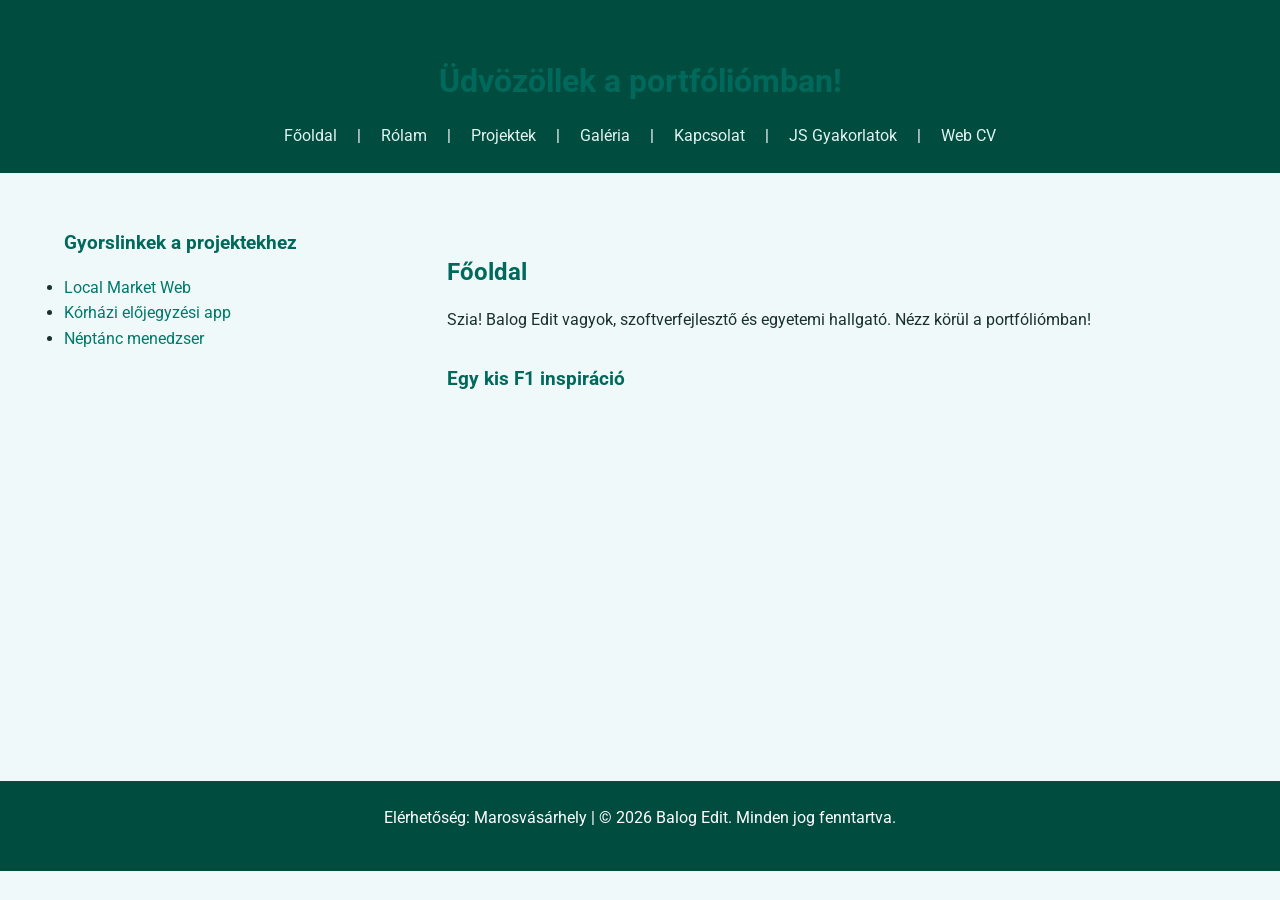
<file: index.html>
<!doctype html>
<html lang="hu">
  <head>
    <meta name="viewport" content="width=device-width, initial-scale=1.0" />
    <title>Balog Edit - Portfólió</title>

    <link
      href="https://fonts.googleapis.com/css2?family=Roboto:wght@300;400;700&display=swap"
      rel="stylesheet"
    />

    <link rel="stylesheet" href="base.css" />
    <link rel="stylesheet" href="components.css" />

    <style>
      .highlight {
        background-color: #e0f2f1;
        font-weight: bold;
        padding: 0 4px;
        border-radius: 4px;
      }
      .warning-text {
        color: #004d40;
        font-style: italic;
      }
    </style>
  </head>
  <body>
    <header>
      <h1>Üdvözöllek a portfóliómban!</h1>
      <nav>
        <a href="index.html">Főoldal</a> | <a href="rolam.html">Rólam</a> |
        <a href="projektek.html">Projektek</a> | <a href="galeria.html">Galéria</a> |
        <a href="kapcsolat.html">Kapcsolat</a> | <a href="js-gyakorlatok.html">JS Gyakorlatok</a> |
        <a href="portfolio.html">Web CV</a>
      </nav>
    </header>

    <div class="layout-container">
      <aside>
        <h3>Gyorslinkek a projektekhez</h3>
        <ul>
          <li><a href="projektek.html#local-market">Local Market Web</a></li>
          <li>
            <a href="projektek.html#korhazi-app">Kórházi előjegyzési app</a>
          </li>
          <li><a href="projektek.html#neptanc">Néptánc menedzser</a></li>
        </ul>
      </aside>

      <main>
        <h2>Főoldal</h2>
        <p>
          Szia! Balog Edit vagyok, szoftverfejlesztő és egyetemi hallgató. Nézz körül a
          portfóliómban!
        </p>

        <h3>Egy kis F1 inspiráció</h3>
        <!-- Egy Lando Norris / McLaren videó beágyazása -->
        <iframe
          width="560"
          height="315"
          src="https://www.youtube.com/embed/8v_JzGj7k1w"
          title="YouTube video"
          frameborder="0"
          allowfullscreen
        ></iframe>
      </main>
    </div>

    <footer>
      <p>Elérhetőség: Marosvásárhely | &copy; 2026 Balog Edit. Minden jog fenntartva.</p>
    </footer>
  </body>
</html>
</file>
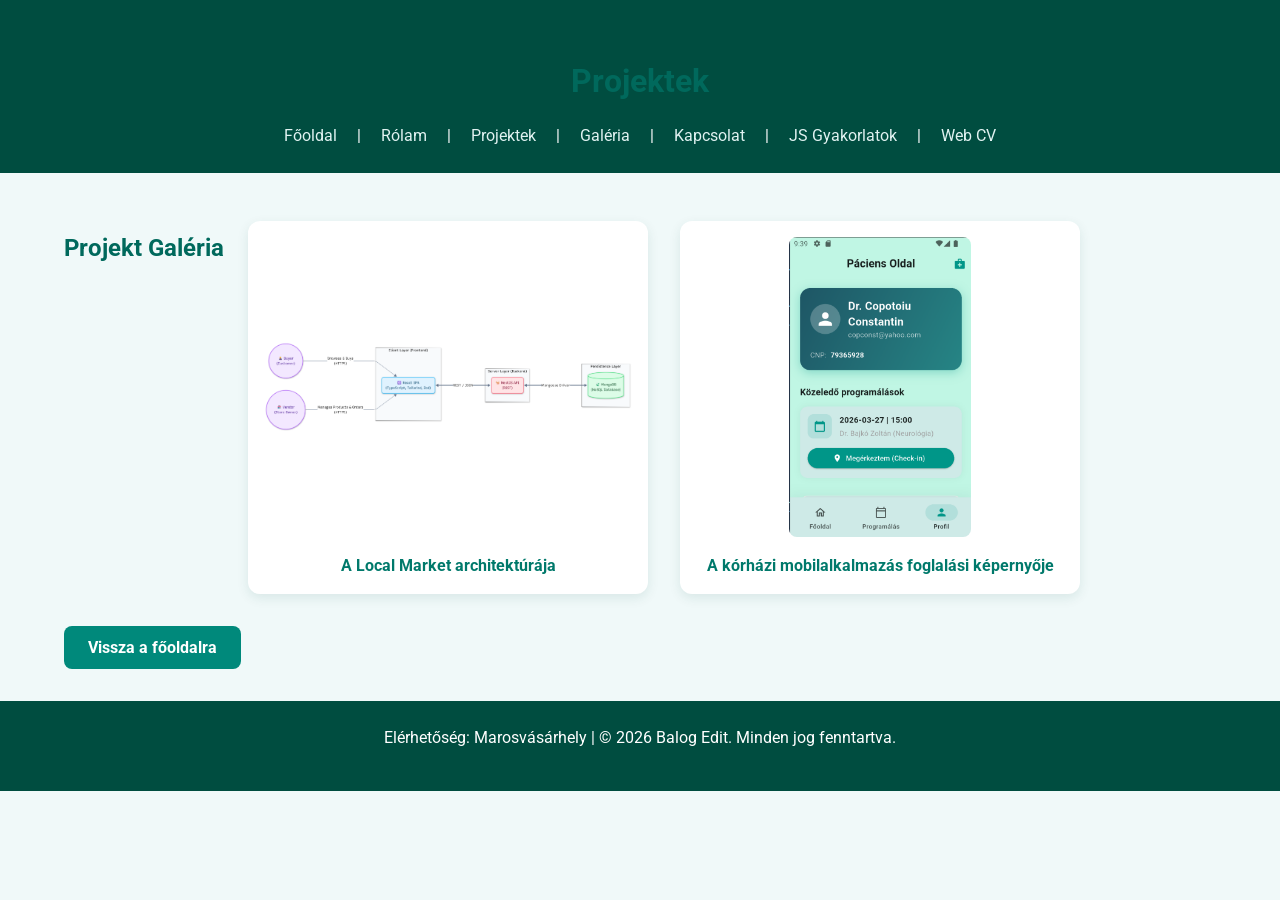
<file: galeria.html>
<!doctype html>
<html lang="hu">
  <head>
    <title>Projekt Galeria - Balog Edit</title>

    <link
      href="https://fonts.googleapis.com/css2?family=Roboto:wght@300;400;700&display=swap"
      rel="stylesheet"
    />
    <link rel="stylesheet" href="base.css" />
    <link rel="stylesheet" href="components.css" />
  </head>
  <body>
    <header>
      <h1>Projektek</h1>
      <nav>
        <a href="index.html">Főoldal</a> | <a href="rolam.html">Rólam</a> |
        <a href="projektek.html">Projektek</a> | <a href="galeria.html">Galéria</a> |
        <a href="kapcsolat.html">Kapcsolat</a> | <a href="js-gyakorlatok.html">JS Gyakorlatok</a> |
        <a href="portfolio.html">Web CV</a>
      </nav>
    </header>

    <main class="layout-container">
      <h2>Projekt Galéria</h2>
      <div class="gallery">
        <figure>
          <img src="local_market_architecture.png" alt="Local Market felület" width="800" />
          <figcaption>A Local Market architektúrája</figcaption>
        </figure>
        <figure>
          <img src="korhaz-app.png" alt="Kórházi app wireframe" height="500" />
          <figcaption>A kórházi mobilalkalmazás foglalási képernyője</figcaption>
        </figure>
      </div>
      <a href="index.html"><button class="btn">Vissza a főoldalra</button></a>
    </main>

    <footer>
      <p>Elérhetőség: Marosvásárhely | &copy; 2026 Balog Edit. Minden jog fenntartva.</p>
    </footer>
  </body>
</html>
</file>
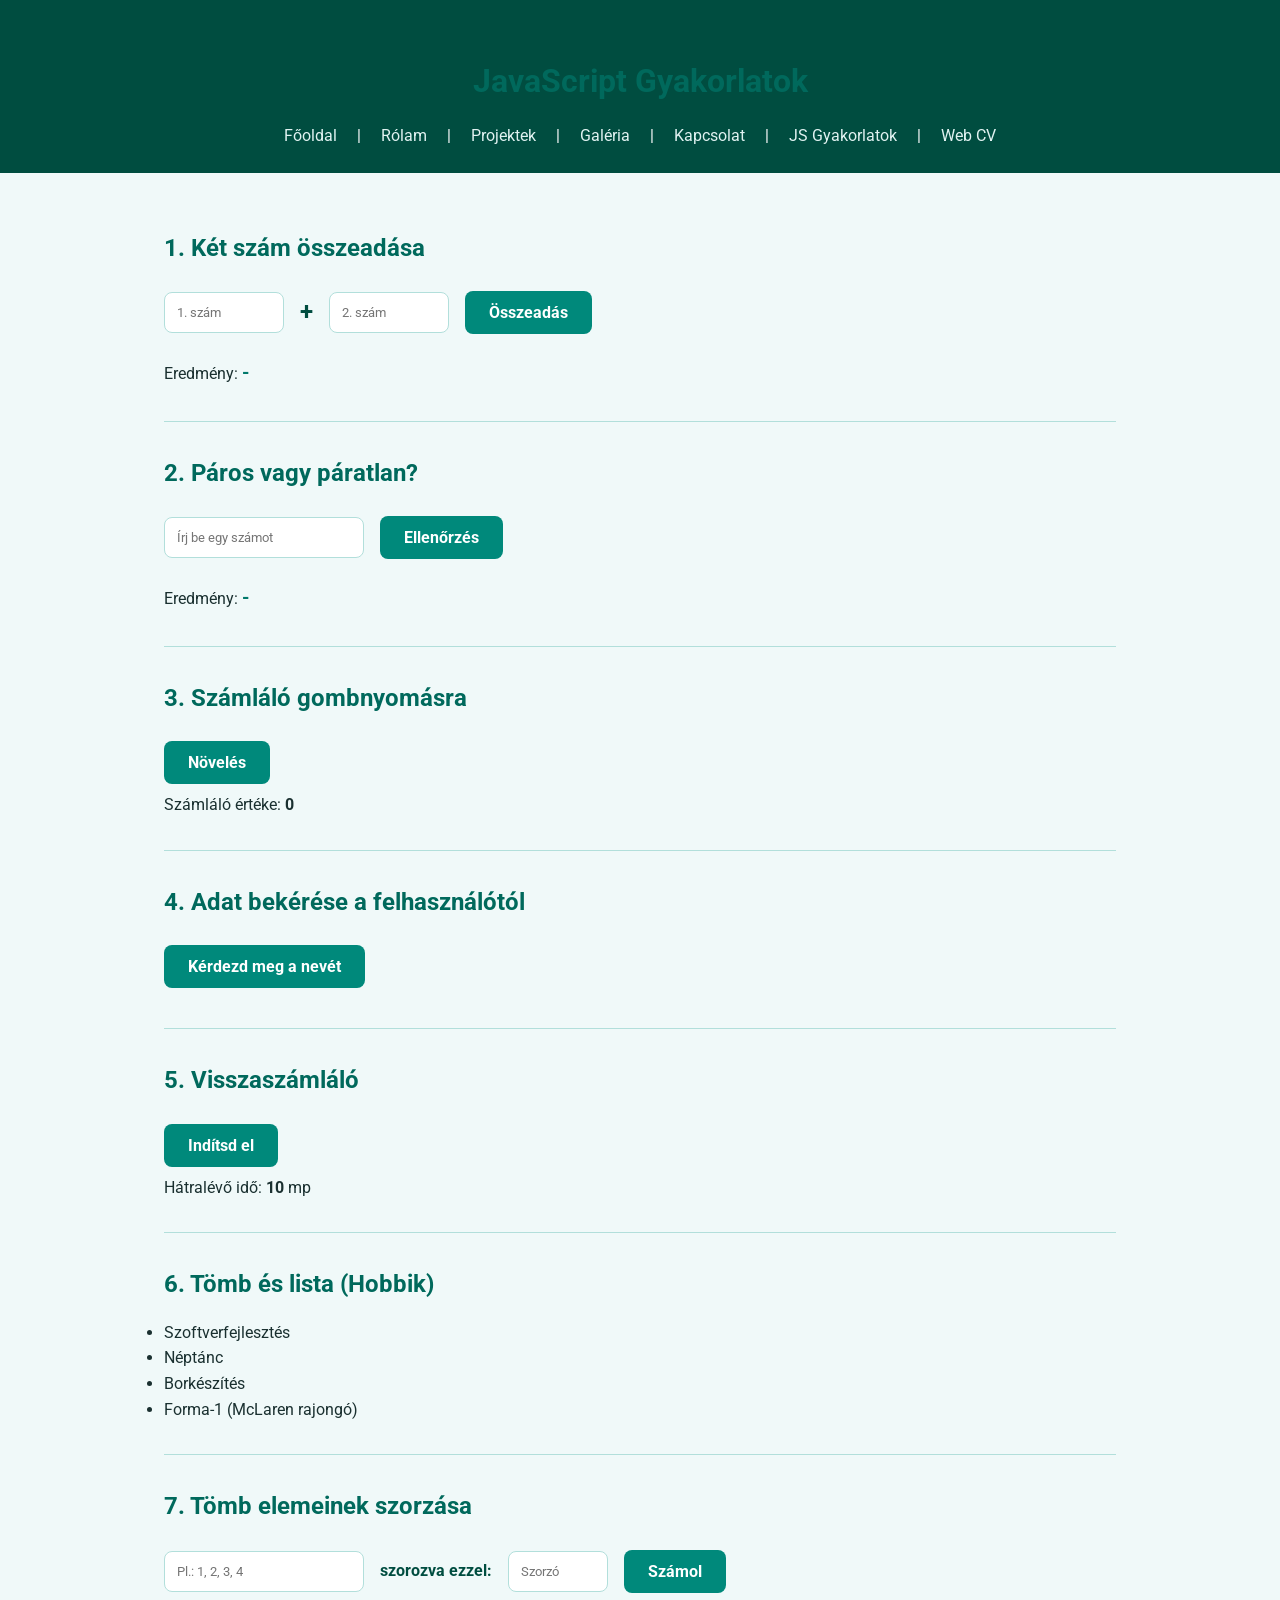
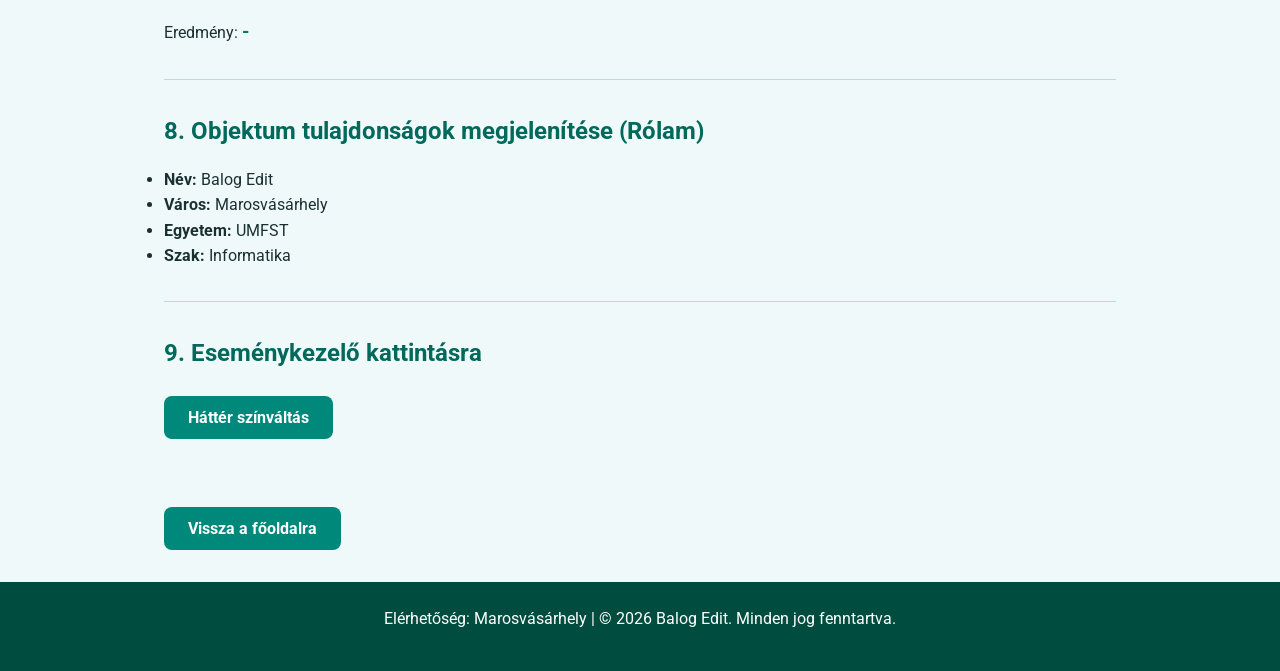
<file: js-gyakorlatok.html>
<!doctype html>
<html lang="hu">
  <head>
    <meta name="viewport" content="width=device-width, initial-scale=1.0" />
    <title>JS Gyakorlatok - Balog Edit</title>
    <link
      href="https://fonts.googleapis.com/css2?family=Roboto:wght@300;400;700&display=swap"
      rel="stylesheet"
    />
    <link rel="stylesheet" href="base.css" />
    <link rel="stylesheet" href="components.css" />
  </head>
  <body>
    <header>
      <h1>JavaScript Gyakorlatok</h1>
      <nav>
        <a href="index.html">Főoldal</a> | <a href="rolam.html">Rólam</a> |
        <a href="projektek.html">Projektek</a> | <a href="galeria.html">Galéria</a> |
        <a href="kapcsolat.html">Kapcsolat</a> | <a href="js-gyakorlatok.html">JS Gyakorlatok</a> |
        <a href="portfolio.html">Web CV</a>
      </nav>
    </header>

    <main>
      <h2>1. Két szám összeadása</h2>
      <div
        style="display: flex; gap: 16px; align-items: center; flex-wrap: wrap; margin-bottom: 16px"
      >
        <input type="number" id="num1" placeholder="1. szám" style="width: 120px; margin: 0" />
        <span style="font-size: 24px; font-weight: bold; color: #004d40">+</span>
        <input type="number" id="num2" placeholder="2. szám" style="width: 120px; margin: 0" />
        <button class="btn" onclick="calculateSum()">Összeadás</button>
      </div>
      <p>Eredmény: <strong id="sumResult" style="color: #00796b; font-size: 1.2rem">-</strong></p>

      <hr style="margin: 32px 0; border: 0; border-top: 1px solid #b2dfdb" />

      <h2>2. Páros vagy páratlan?</h2>
      <div
        style="display: flex; gap: 16px; align-items: center; flex-wrap: wrap; margin-bottom: 16px"
      >
        <input
          type="number"
          id="evenOddInput"
          placeholder="Írj be egy számot"
          style="width: 200px; margin: 0"
        />
        <button class="btn" onclick="checkEvenOdd()">Ellenőrzés</button>
      </div>
      <p>
        Eredmény: <strong id="evenOddResult" style="color: #00796b; font-size: 1.2rem">-</strong>
      </p>

      <hr style="margin: 32px 0; border: 0; border-top: 1px solid #b2dfdb" />

      <h2>3. Számláló gombnyomásra</h2>
      <button class="btn" onclick="incrementCounter()">Növelés</button>
      <p>Számláló értéke: <strong id="counter">0</strong></p>

      <hr style="margin: 32px 0; border: 0; border-top: 1px solid #b2dfdb" />

      <h2>4. Adat bekérése a felhasználótól</h2>
      <button class="btn" onclick="askName()">Kérdezd meg a nevét</button>
      <p id="name" style="margin-top: 16px; font-weight: bold; color: #00796b"></p>

      <hr style="margin: 32px 0; border: 0; border-top: 1px solid #b2dfdb" />

      <h2>5. Visszaszámláló</h2>
      <button class="btn" onclick="startCountdown()">Indítsd el</button>
      <p>Hátralévő idő: <strong id="countdown">10</strong> mp</p>

      <hr style="margin: 32px 0; border: 0; border-top: 1px solid #b2dfdb" />

      <h2>6. Tömb és lista (Hobbik)</h2>
      <ul class="custom-list" id="hobbyList"></ul>

      <hr style="margin: 32px 0; border: 0; border-top: 1px solid #b2dfdb" />

      <h2>7. Tömb elemeinek szorzása</h2>
      <div
        style="display: flex; gap: 16px; align-items: center; flex-wrap: wrap; margin-bottom: 16px"
      >
        <input
          type="text"
          id="arrayInput"
          placeholder="Pl.: 1, 2, 3, 4"
          style="width: 200px; margin: 0"
        />
        <span style="font-weight: bold; color: #004d40">szorozva ezzel:</span>
        <input
          type="number"
          id="multiplierInput"
          placeholder="Szorzó"
          style="width: 100px; margin: 0"
        />
        <button class="btn" onclick="multiplyArrayOnScreen()">Számol</button>
      </div>
      <p>Eredmény: <strong id="arrayResult" style="color: #00796b; font-size: 1.2rem">-</strong></p>

      <hr style="margin: 32px 0; border: 0; border-top: 1px solid #b2dfdb" />

      <h2>8. Objektum tulajdonságok megjelenítése (Rólam)</h2>
      <ul class="custom-list" id="personInfo"></ul>

      <hr style="margin: 32px 0; border: 0; border-top: 1px solid #b2dfdb" />

      <h2>9. Eseménykezelő kattintásra</h2>
      <button class="btn" onclick="changeBg()">Háttér színváltás</button>

      <br /><br /><br />
      <a href="index.html"><button class="btn">Vissza a főoldalra</button></a>
    </main>

    <footer>
      <p>Elérhetőség: Marosvásárhely | &copy; 2026 Balog Edit. Minden jog fenntartva.</p>
    </footer>

    <!-- A JS fájl becsatolása a DOM betöltődése után -->
    <script src="script.js"></script>
  </body>
</html>
</file>
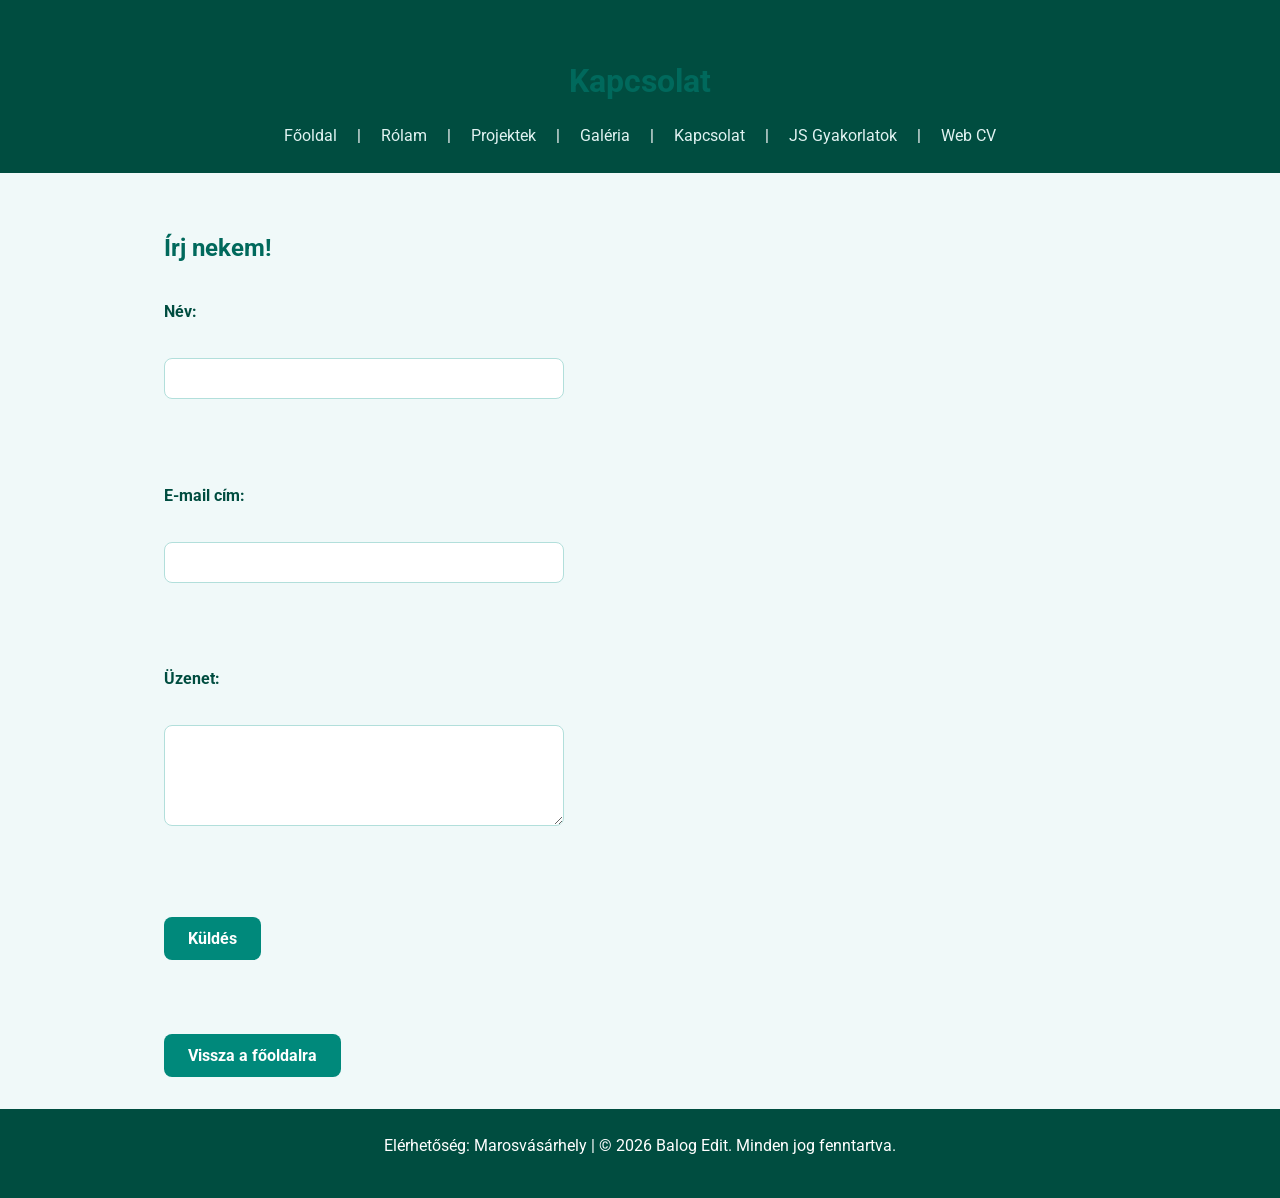
<file: kapcsolat.html>
<!doctype html>
<html lang="hu">
  <head>
    <title>Kapcsolat - Balog Edit</title>

    <link
      href="https://fonts.googleapis.com/css2?family=Roboto:wght@300;400;700&display=swap"
      rel="stylesheet"
    />
    <link rel="stylesheet" href="base.css" />
    <link rel="stylesheet" href="components.css" />
  </head>
  <body>
    <header>
      <h1>Kapcsolat</h1>
      <nav>
        <a href="index.html">Főoldal</a> | <a href="rolam.html">Rólam</a> |
        <a href="projektek.html">Projektek</a> | <a href="galeria.html">Galéria</a> |
        <a href="kapcsolat.html">Kapcsolat</a> | <a href="js-gyakorlatok.html">JS Gyakorlatok</a> |
        <a href="portfolio.html">Web CV</a>
      </nav>
    </header>

    <main>
      <h2>Írj nekem!</h2>

      <form action="#" method="POST" class="contact-form">
        <label for="nev">Név:</label><br />
        <input type="text" id="nev" name="nev" required /><br /><br />

        <label for="email">E-mail cím:</label><br />
        <input type="email" id="email" name="email" required /><br /><br />

        <label for="uzenet">Üzenet:</label><br />
        <textarea id="uzenet" name="uzenet" rows="5" required></textarea><br /><br />

        <button type="submit" class="btn">Küldés</button>
      </form>

      <br />
      <div style="margin-top: 32px">
        <a href="index.html"><button class="btn">Vissza a főoldalra</button></a>
      </div>
    </main>

    <footer>
      <p>Elérhetőség: Marosvásárhely | &copy; 2026 Balog Edit. Minden jog fenntartva.</p>
    </footer>
  </body>
</html>
</file>
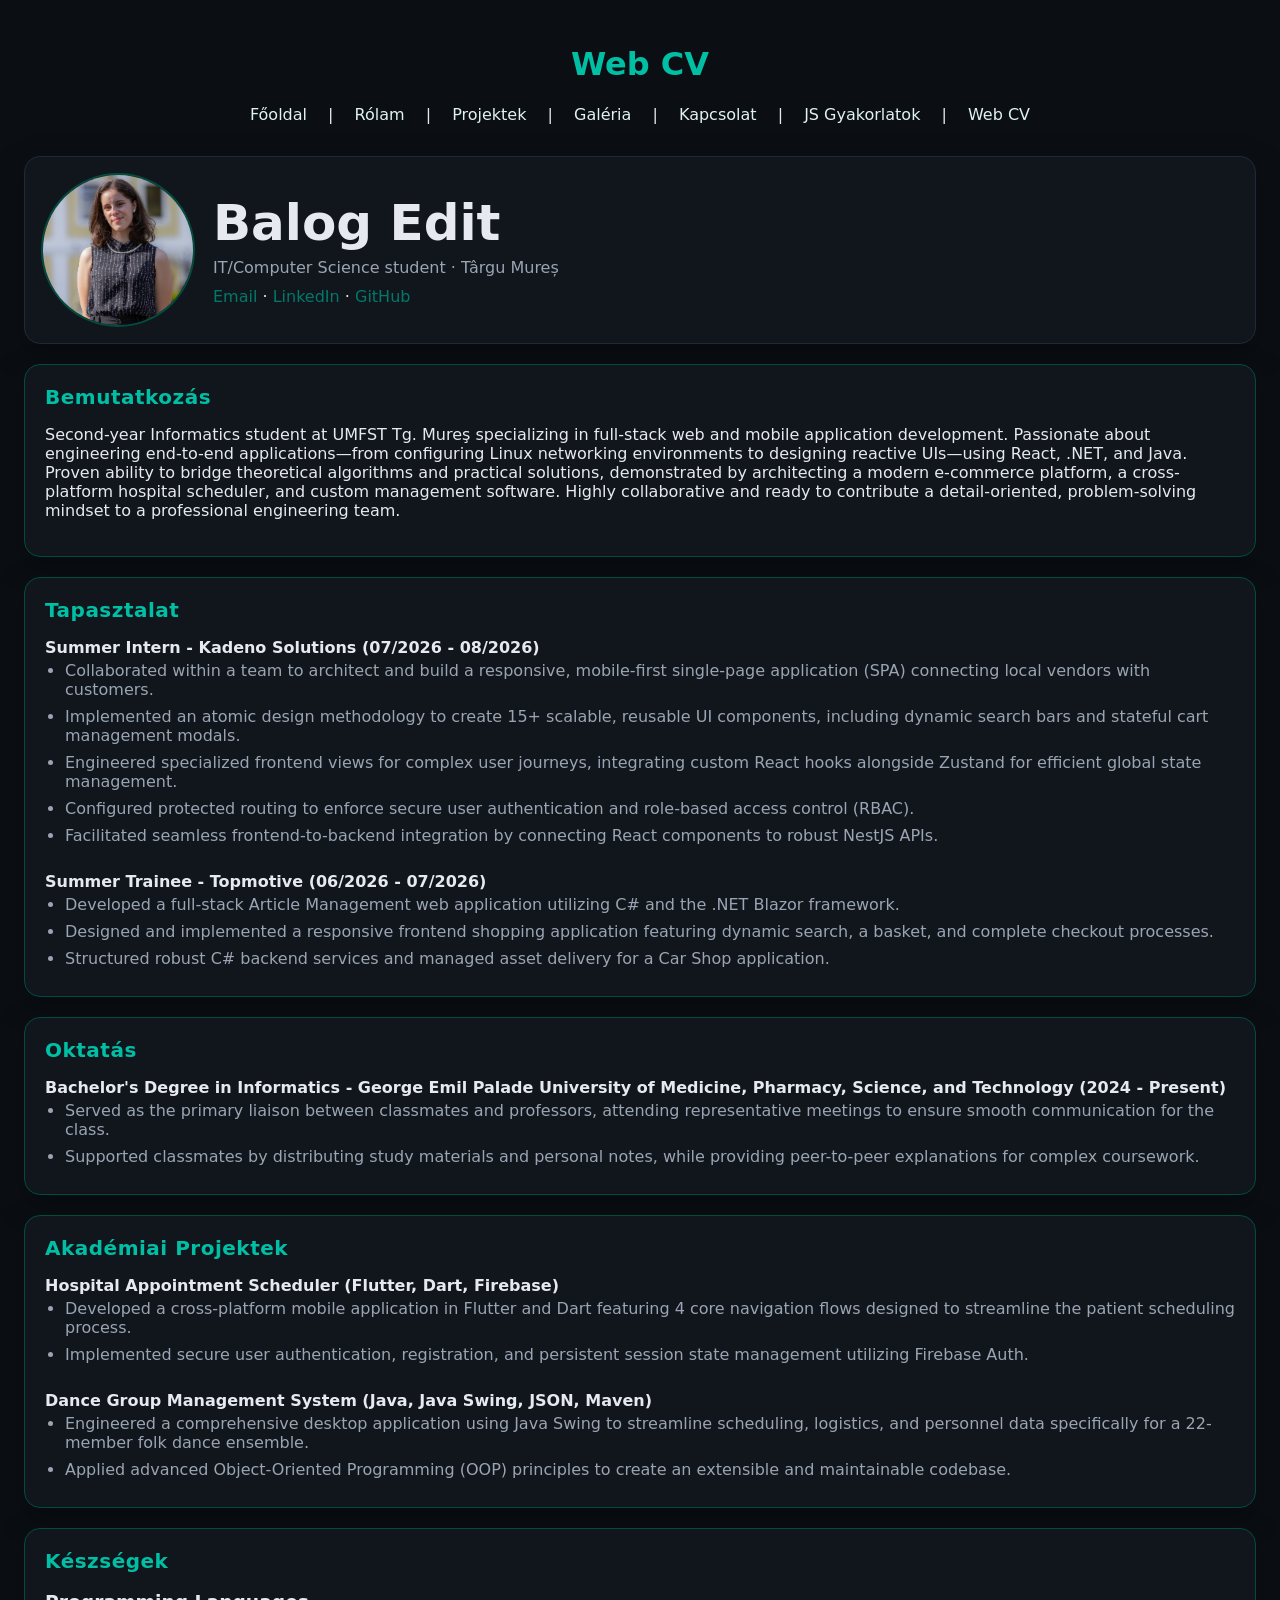
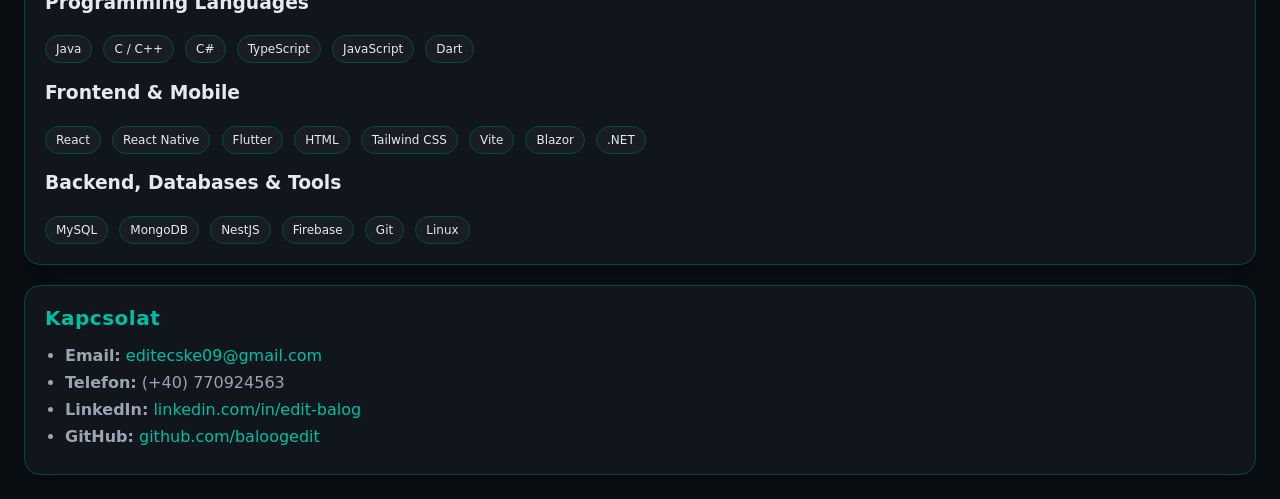
<file: portfolio.html>
<!doctype html>
<html lang="hu">
  <head>
    <meta charset="utf-8" />
    <meta name="viewport" content="width=device-width, initial-scale=1" />
    <title>Balog Edit – Portfólió / CV</title>
    <meta name="description" content="Balog Edit - IT/Computer Science student portfóliója." />
    <meta name="color-scheme" content="dark" />

    <!-- Linking the separate CSS file -->
    <link rel="stylesheet" href="style.css" />
  </head>
  <body>
    <header style="padding-bottom: 16px; text-align: center">
      <h1 style="color: #00bfa5">Web CV</h1>
      <nav style="padding-bottom: 16px">
        <a href="index.html">Főoldal</a> | <a href="rolam.html">Rólam</a> |
        <a href="projektek.html">Projektek</a> | <a href="galeria.html">Galéria</a> |
        <a href="kapcsolat.html">Kapcsolat</a> | <a href="js-gyakorlatok.html">JS Gyakorlatok</a> |
        <a href="portfolio.html">Web CV</a>
      </nav>
    </header>
    <main id="app">
      <!-- Profile Card Section -->
      <section class="profile-card">
        <img class="avatar" src="edit_profil.jpg" alt="Balog Edit Profilkép" />
        <div class="meta">
          <h1 class="name">Balog Edit</h1>
          <p class="role">IT/Computer Science student · Târgu Mureș</p>
          <div class="links">
            <a href="mailto:editecske09@gmail.com">Email</a> ·
            <a href="https://www.linkedin.com/in/edit-balog" target="_blank" rel="noopener"
              >LinkedIn</a
            >
            ·
            <a href="https://github.com/baloogedit" target="_blank" rel="noopener">GitHub</a>
          </div>
        </div>
      </section>

      <!-- Bemutatkozás (Introduction) -->
      <section class="section-card">
        <h2>Bemutatkozás</h2>
        <p>
          Second-year Informatics student at UMFST Tg. Mureş specializing in full-stack web and
          mobile application development. Passionate about engineering end-to-end applications—from
          configuring Linux networking environments to designing reactive UIs—using React, .NET, and
          Java. Proven ability to bridge theoretical algorithms and practical solutions,
          demonstrated by architecting a modern e-commerce platform, a cross-platform hospital
          scheduler, and custom management software. Highly collaborative and ready to contribute a
          detail-oriented, problem-solving mindset to a professional engineering team.
        </p>
      </section>

      <!-- Tapasztalat (Experience) -->
      <section class="section-card">
        <h2>Tapasztalat</h2>
        <div class="job-title">Summer Intern - Kadeno Solutions (07/2026 - 08/2026)</div>
        <ul>
          <li>
            Collaborated within a team to architect and build a responsive, mobile-first single-page
            application (SPA) connecting local vendors with customers.
          </li>
          <li>
            Implemented an atomic design methodology to create 15+ scalable, reusable UI components,
            including dynamic search bars and stateful cart management modals.
          </li>
          <li>
            Engineered specialized frontend views for complex user journeys, integrating custom
            React hooks alongside Zustand for efficient global state management.
          </li>
          <li>
            Configured protected routing to enforce secure user authentication and role-based access
            control (RBAC).
          </li>
          <li>
            Facilitated seamless frontend-to-backend integration by connecting React components to
            robust NestJS APIs.
          </li>
        </ul>

        <br />

        <div class="job-title">Summer Trainee - Topmotive (06/2026 - 07/2026)</div>
        <ul>
          <li>
            Developed a full-stack Article Management web application utilizing C# and the .NET
            Blazor framework.
          </li>
          <li>
            Designed and implemented a responsive frontend shopping application featuring dynamic
            search, a basket, and complete checkout processes.
          </li>
          <li>
            Structured robust C# backend services and managed asset delivery for a Car Shop
            application.
          </li>
        </ul>
      </section>

      <!-- Oktatás (Education) -->
      <section class="section-card">
        <h2>Oktatás</h2>
        <div class="job-title">
          Bachelor's Degree in Informatics - George Emil Palade University of Medicine, Pharmacy,
          Science, and Technology (2024 - Present)
        </div>
        <ul>
          <li>
            Served as the primary liaison between classmates and professors, attending
            representative meetings to ensure smooth communication for the class.
          </li>
          <li>
            Supported classmates by distributing study materials and personal notes, while providing
            peer-to-peer explanations for complex coursework.
          </li>
        </ul>
      </section>

      <!-- Akadémiai Projektek (Academic Projects) -->
      <section class="section-card">
        <h2>Akadémiai Projektek</h2>
        <div class="job-title">Hospital Appointment Scheduler (Flutter, Dart, Firebase)</div>
        <ul>
          <li>
            Developed a cross-platform mobile application in Flutter and Dart featuring 4 core
            navigation flows designed to streamline the patient scheduling process.
          </li>
          <li>
            Implemented secure user authentication, registration, and persistent session state
            management utilizing Firebase Auth.
          </li>
        </ul>
        <br />
        <div class="job-title">Dance Group Management System (Java, Java Swing, JSON, Maven)</div>
        <ul>
          <li>
            Engineered a comprehensive desktop application using Java Swing to streamline
            scheduling, logistics, and personnel data specifically for a 22-member folk dance
            ensemble.
          </li>
          <li>
            Applied advanced Object-Oriented Programming (OOP) principles to create an extensible
            and maintainable codebase.
          </li>
        </ul>
      </section>

      <!-- Készségek (Skills) -->
      <section class="section-card">
        <h2>Készségek</h2>
        <h3>Programming Languages</h3>
        <!-- Programming Languages -->
        <span class="chip">Java</span>
        <span class="chip">C / C++</span>
        <span class="chip">C#</span>
        <span class="chip">TypeScript</span>
        <span class="chip">JavaScript</span>
        <span class="chip">Dart</span>
        <br />
        <h3>Frontend & Mobile</h3>
        <!-- Frontend & Mobile -->
        <span class="chip">React</span>
        <span class="chip">React Native</span>
        <span class="chip">Flutter</span>
        <span class="chip">HTML</span>
        <span class="chip">Tailwind CSS</span>
        <span class="chip">Vite</span>
        <span class="chip">Blazor</span>
        <span class="chip">.NET</span>
        <br />
        <h3>Backend, Databases & Tools</h3>
        <!-- Backend, Databases & Tools -->
        <span class="chip">MySQL</span>
        <span class="chip">MongoDB</span>
        <span class="chip">NestJS</span>
        <span class="chip">Firebase</span>
        <span class="chip">Git</span>
        <span class="chip">Linux</span>
      </section>

      <!-- Kapcsolat (Contact) -->
      <section class="section-card">
        <h2>Kapcsolat</h2>
        <ul>
          <li>
            <strong>Email:</strong>
            <a href="mailto:editecske09@gmail.com" style="color: #00bfa5">editecske09@gmail.com</a>
          </li>
          <li><strong>Telefon:</strong> (+40) 770924563</li>
          <li>
            <strong>LinkedIn:</strong>
            <a
              href="https://www.linkedin.com/in/edit-balog"
              target="_blank"
              rel="noopener"
              style="color: #00bfa5"
              >linkedin.com/in/edit-balog</a
            >
          </li>
          <li>
            <strong>GitHub:</strong>
            <a
              href="https://github.com/baloogedit"
              target="_blank"
              rel="noopener"
              style="color: #00bfa5"
              >github.com/baloogedit</a
            >
          </li>
        </ul>
      </section>
    </main>
  </body>
</html>
</file>
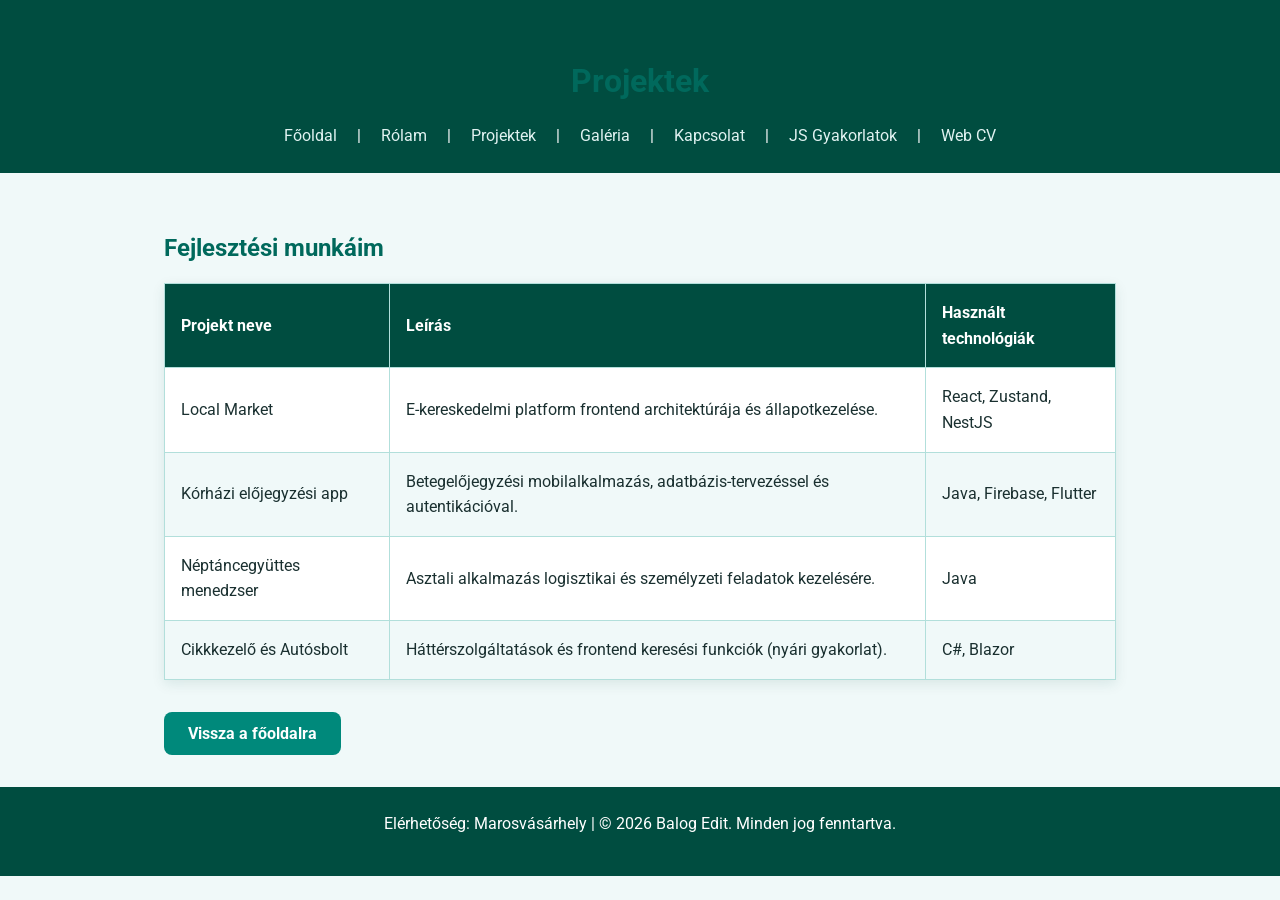
<file: projektek.html>
<!doctype html>
<html lang="hu">
  <head>
    <title>Projektek - Balog Edit</title>

    <link
      href="https://fonts.googleapis.com/css2?family=Roboto:wght@300;400;700&display=swap"
      rel="stylesheet"
    />
    <link rel="stylesheet" href="base.css" />
    <link rel="stylesheet" href="components.css" />
  </head>
  <body>
    <header>
      <h1>Projektek</h1>
      <nav>
        <a href="index.html">Főoldal</a> | <a href="rolam.html">Rólam</a> |
        <a href="projektek.html">Projektek</a> | <a href="galeria.html">Galéria</a> |
        <a href="kapcsolat.html">Kapcsolat</a> | <a href="js-gyakorlatok.html">JS Gyakorlatok</a> |
        <a href="portfolio.html">Web CV</a>
      </nav>
    </header>

    <main>
      <h2>Fejlesztési munkáim</h2>

      <table border="1">
        <thead>
          <tr>
            <th>Projekt neve</th>
            <th>Leírás</th>
            <th>Használt technológiák</th>
          </tr>
        </thead>
        <tbody>
          <tr id="local-market">
            <td>Local Market</td>
            <td>E-kereskedelmi platform frontend architektúrája és állapotkezelése.</td>
            <td>React, Zustand, NestJS</td>
          </tr>
          <tr id="korhazi-app">
            <td>Kórházi előjegyzési app</td>
            <td>Betegelőjegyzési mobilalkalmazás, adatbázis-tervezéssel és autentikációval.</td>
            <td>Java, Firebase, Flutter</td>
          </tr>
          <tr id="neptanc">
            <td>Néptáncegyüttes menedzser</td>
            <td>Asztali alkalmazás logisztikai és személyzeti feladatok kezelésére.</td>
            <td>Java</td>
          </tr>
          <tr>
            <td>Cikkkezelő és Autósbolt</td>
            <td>Háttérszolgáltatások és frontend keresési funkciók (nyári gyakorlat).</td>
            <td>C#, Blazor</td>
          </tr>
        </tbody>
      </table>

      <a href="index.html"><button class="btn">Vissza a főoldalra</button></a>
    </main>

    <footer>
      <p>Elérhetőség: Marosvásárhely | &copy; 2026 Balog Edit. Minden jog fenntartva.</p>
    </footer>
  </body>
</html>
</file>
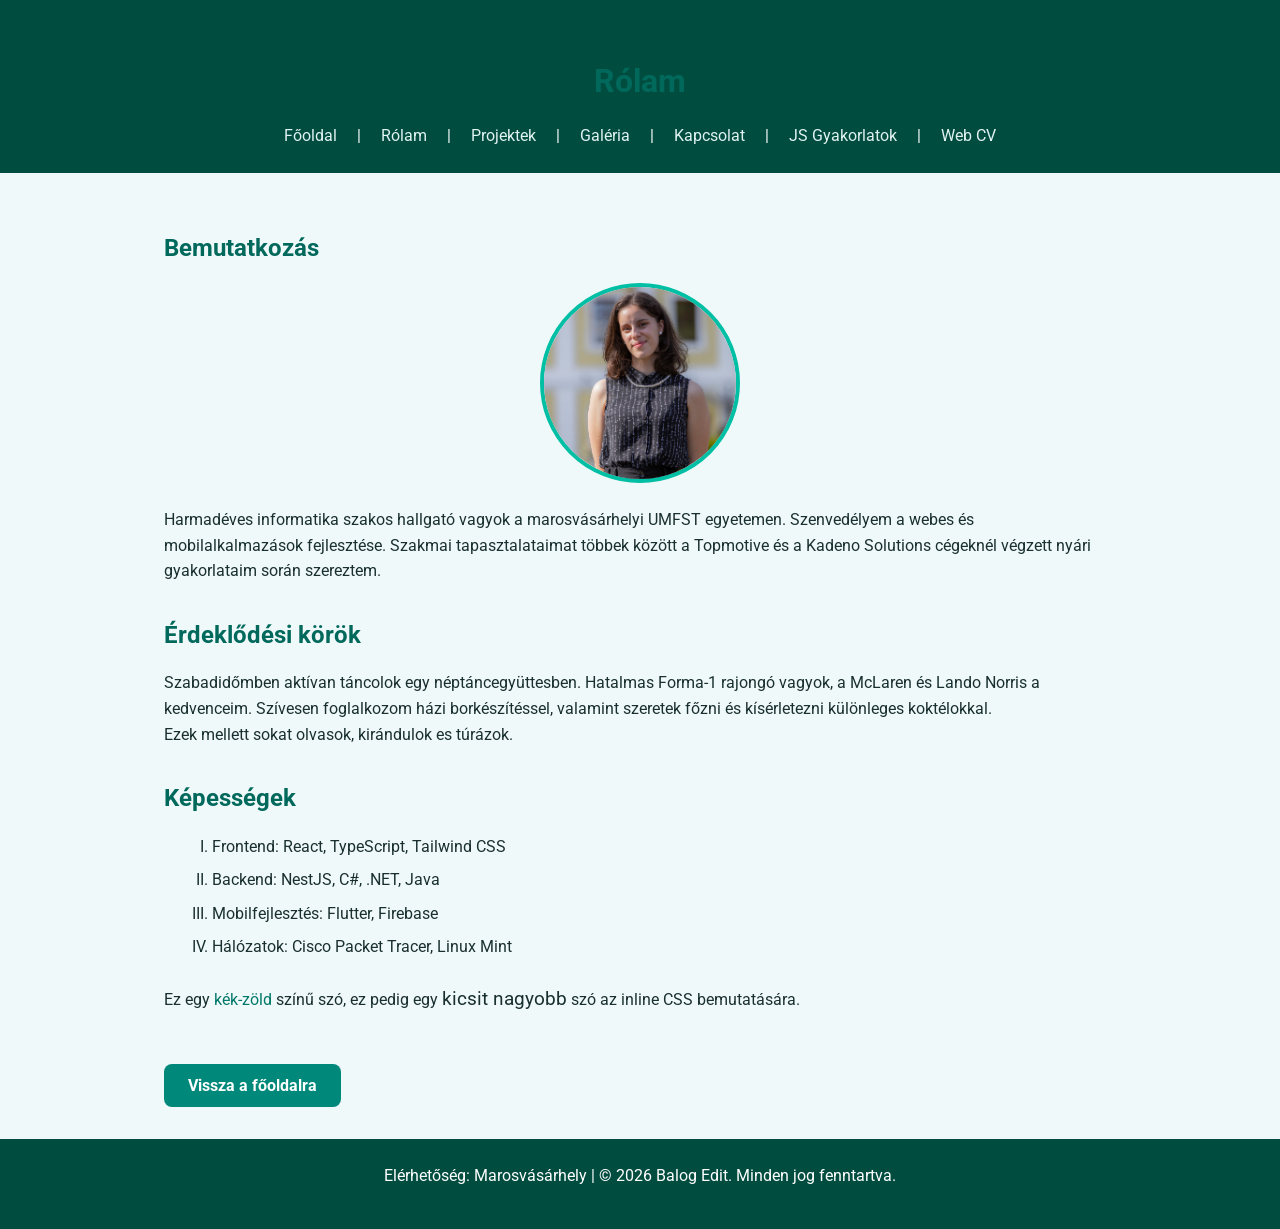
<file: rolam.html>
<!doctype html>
<html lang="hu">
  <head>
    <title>Rólam - Balog Edit</title>

    <link
      href="https://fonts.googleapis.com/css2?family=Roboto:wght@300;400;700&display=swap"
      rel="stylesheet"
    />
    <link rel="stylesheet" href="base.css" />
    <link rel="stylesheet" href="components.css" />
  </head>
  <body>
    <header>
      <h1>Rólam</h1>
      <nav>
        <a href="index.html">Főoldal</a> | <a href="rolam.html">Rólam</a> |
        <a href="projektek.html">Projektek</a> | <a href="galeria.html">Galéria</a> |
        <a href="kapcsolat.html">Kapcsolat</a> | <a href="js-gyakorlatok.html">JS Gyakorlatok</a> |
        <a href="portfolio.html">Web CV</a>
      </nav>
    </header>

    <main>
      <h2>Bemutatkozás</h2>
      <img
        src="edit_profil.jpg"
        class="avatar"
        alt="Balog Edit profilképe, szoftverfejlesztő"
        width="200"
        height="200"
      />
      <p>
        Harmadéves informatika szakos hallgató vagyok a marosvásárhelyi UMFST egyetemen.
        Szenvedélyem a webes és mobilalkalmazások fejlesztése. Szakmai tapasztalataimat többek
        között a Topmotive és a Kadeno Solutions cégeknél végzett nyári gyakorlataim során
        szereztem.
      </p>

      <h2>Érdeklődési körök</h2>
      <p>
        Szabadidőmben aktívan táncolok egy néptáncegyüttesben. Hatalmas Forma-1 rajongó vagyok, a
        McLaren és Lando Norris a kedvenceim. Szívesen foglalkozom házi borkészítéssel, valamint
        szeretek főzni és kísérletezni különleges koktélokkal.
        <br />Ezek mellett sokat olvasok, kirándulok es túrázok.
      </p>

      <h2>Képességek</h2>
      <ol class="custom-list">
        <li>Frontend: React, TypeScript, Tailwind CSS</li>
        <li>Backend: NestJS, C#, .NET, Java</li>
        <li>Mobilfejlesztés: Flutter, Firebase</li>
        <li>Hálózatok: Cisco Packet Tracer, Linux Mint</li>
      </ol>

      <p>
        Ez egy <span style="color: #00796b">kék-zöld</span> színű szó, ez pedig egy
        <span style="font-size: 1.2rem">kicsit nagyobb</span> szó az inline CSS bemutatására.
      </p>

      <br />
      <a href="index.html"><button class="btn">Vissza a főoldalra</button></a>
    </main>

    <footer>
      <p>Elérhetőség: Marosvásárhely | &copy; 2026 Balog Edit. Minden jog fenntartva.</p>
    </footer>
  </body>
</html>
</file>
<file: base.css>
*,
*::before,
*::after {
  box-sizing: border-box;
  margin: 0;
  padding: 0;
}

body {
  font-family: 'Roboto', sans-serif;
  background-color: #f0f9f9;
  color: #1a3030;
  line-height: 1.6;
}

p {
  margin-bottom: 16px;
}

h1,
h2,
h3,
h4 {
  margin-top: 32px;
  margin-bottom: 16px;
  color: #00695c;
  font-weight: 700;
}

*:focus {
  outline: 3px solid #00bfa5;
  outline-offset: 4px;
}

main {
  max-width: 1000px;
  margin: 0 auto;
  padding: 24px;
}

.layout-container {
  display: flex;
  flex-wrap: wrap;
  gap: 24px;
  padding: 24px;
  max-width: 1200px;
  margin: 0 auto;
}

header,
footer {
  background-color: #004d40;
  color: white;
  padding: 24px;
  text-align: center;
}

nav a {
  color: #e0f2f1;
  margin: 0 16px;
}
</file>
<file: components.css>
a {
  color: #00796b;
  text-decoration: none;
  transition:
    color 0.3s ease,
    text-decoration 0.3s ease;
}

a:hover {
  color: #004d40;
  text-decoration: underline;
}

nav a:hover {
  color: #00bfa5;
}

button,
.btn {
  background-color: #00897b;
  color: #ffffff;
  border: none;
  padding: 12px 24px;
  margin: 8px 0;
  font-size: 16px;
  border-radius: 8px;
  cursor: pointer;
  font-family: 'Roboto', sans-serif;
  font-weight: 700;
  transition:
    background-color 0.3s ease,
    transform 0.2s ease;
}

button:hover,
.btn:hover {
  background-color: #004d40;
  transform: translateY(-2px);
}

img {
  max-width: 100%;
  height: auto;
  border-radius: 8px;
}

img.avatar {
  display: block;
  margin: 0 auto 24px auto;
  border-radius: 50%;
  width: 200px;
  height: 200px;
  object-fit: cover;
  border: 4px solid #00bfa5;
}

ol.custom-list {
  list-style-type: upper-roman;
  padding-left: 48px;
  margin-bottom: 24px;
}

ol.custom-list li {
  margin-bottom: 8px;
}

.gallery {
  display: grid;
  /* Automatikusan alkalmazkodó oszlopok, min 300px szélességgel */
  grid-template-columns: repeat(auto-fit, minmax(300px, 1fr));
  gap: 32px; /* Kicsit nagyobb távolság a kártyák között */
  margin-top: 24px;
  align-items: start; /* Felülre igazítja az elemeket */
}

/* Galéria elemeinek kártya-szerű esztétikája */
.gallery figure {
  background-color: #ffffff;
  padding: 16px;
  border-radius: 12px;
  box-shadow: 0 4px 12px rgba(0, 77, 64, 0.1);
  margin: 0;
  transition: transform 0.3s ease;
  display: flex;
  flex-direction: column; /* A képet és a szöveget egymás alá rendezi */
  align-items: center; /* Vízszintesen középre igazítja a képet a kártyán belül */
}

.gallery figure:hover {
  transform: scale(1.02);
}

.gallery img {
  max-width: 100%;
  /* Fixáljuk a magasságot, hogy a kártyák egyformák legyenek. 
       A 'contain' biztosítja, hogy ne vágja le a képet. */
  height: 300px;
  object-fit: contain;
  border-radius: 8px;
}

.gallery figcaption {
  text-align: center;
  margin-top: 16px;
  font-weight: bold;
  color: #00796b;
}

input,
textarea {
  width: 100%;
  max-width: 400px;
  padding: 12px;
  margin-top: 8px;
  margin-bottom: 16px;
  border: 1px solid #b2dfdb;
  border-radius: 8px;
  font-family: 'Roboto', sans-serif;
}

table {
  width: 100%;
  border-collapse: collapse;
  margin-bottom: 24px;
  background-color: #ffffff;
  box-shadow: 0 4px 12px rgba(0, 77, 64, 0.1);
}

th,
td {
  padding: 16px;
  border: 1px solid #b2dfdb;
  text-align: left;
}

th {
  background-color: #004d40;
  color: #ffffff;
  font-weight: 700;
}

tr:nth-child(even) {
  background-color: #f0f9f9; /* Halvány menta sorminta */
}

/* Űrlap elrendezése */
.contact-form {
  display: flex;
  flex-direction: column; /* Egymás alá rendezi a címkéket és mezőket */
  max-width: 500px; /* Ne legyen túl széles az űrlap */
  /* Ide nem teszünk margin: 0 auto;-t, hogy balra igazítva maradjon a címsor alatt */
}

.contact-form label {
  margin-top: 16px;
  font-weight: bold;
  color: #004d40;
}

.contact-form input,
.contact-form textarea {
  width: 100%;
  padding: 12px;
  margin-top: 8px; /* Távolság a címkétől */
  border: 1px solid #b2dfdb;
  border-radius: 8px;
  font-family: 'Roboto', sans-serif;
}

.contact-form button[type='submit'] {
  margin-top: 24px;
  align-self: flex-start; /* A gomb ne húzódjon ki teljes szélességre, maradjon a bal oldalon */
}
</file>
<file: style.css>
/* Global Body Styles */
body {
  background: #0b0f14;
  color: #e6e9ef;
  font-family:
    system-ui,
    -apple-system,
    Segoe UI,
    Roboto,
    Arial;
  margin: 0;
  padding: 24px;
}

nav a {
  color: #e0f2f1;
  margin: 0 16px;
}

a {
  color: #00796b;
  text-decoration: none;
  transition:
    color 0.3s ease,
    text-decoration 0.3s ease;
}

a:hover {
  color: #004d40;
  text-decoration: underline;
}

nav a:hover {
  color: #00bfa5;
}

/* Profile Card Styling */
.profile-card {
  display: flex;
  gap: 18px;
  align-items: center;
  background: #11161d;
  border: 1px solid #1f2937;
  border-radius: 16px;
  padding: 16px;
  box-shadow: 0 10px 30px rgba(0, 0, 0, 0.35);
}

.profile-card .avatar {
  width: 150px;
  height: 150px;
  border-radius: 50%;
  object-fit: cover;
  border: 2px solid #004d40;
}

.profile-card .name {
  margin: 0;
  font-size: 50px;
}

.profile-card .role {
  margin: 6px 0 10px;
  color: #9aa4b2;
}

.profile-card .links a {
  color: #00796b;
  text-decoration: none;
}

.profile-card .links a:hover {
  text-decoration: underline;
}

/* Responsive Breakpoint for Mobile */
@media (max-width: 600px) {
  .profile-card {
    flex-direction: column;
    align-items: flex-start;
  }
  .profile-card .avatar {
    width: 84px;
    height: 84px;
  }
}

/* Skills Chip Styling */
.chip {
  display: inline-block;
  margin: 4px 6px 0 0;
  padding: 6px 10px;
  border: 1px solid #004d40;
  border-radius: 999px;
  background: rgba(255, 255, 255, 0.03);
  font-size: 12px;
}

/* Section Card Styling */
.section-card {
  background: #11161d;
  border: 1px solid #004d40;
  border-radius: 16px;
  padding: 20px;
  box-shadow: 0 10px 30px rgba(0, 0, 0, 0.35);
  margin-top: 20px;
}

.section-card h2 {
  margin: 0 0 16px 0;
  color: #00bfa5;
  font-size: 20px;
  letter-spacing: 0.5px;
}

.section-card ul {
  margin: 0 0 0 20px;
  padding: 0;
}

.section-card li {
  margin-bottom: 8px;
  color: #9aa4b2; /* Muted text for descriptions */
}

.job-title {
  font-weight: bold;
  color: #e6e9ef;
  margin-bottom: 4px;
}
</file>
